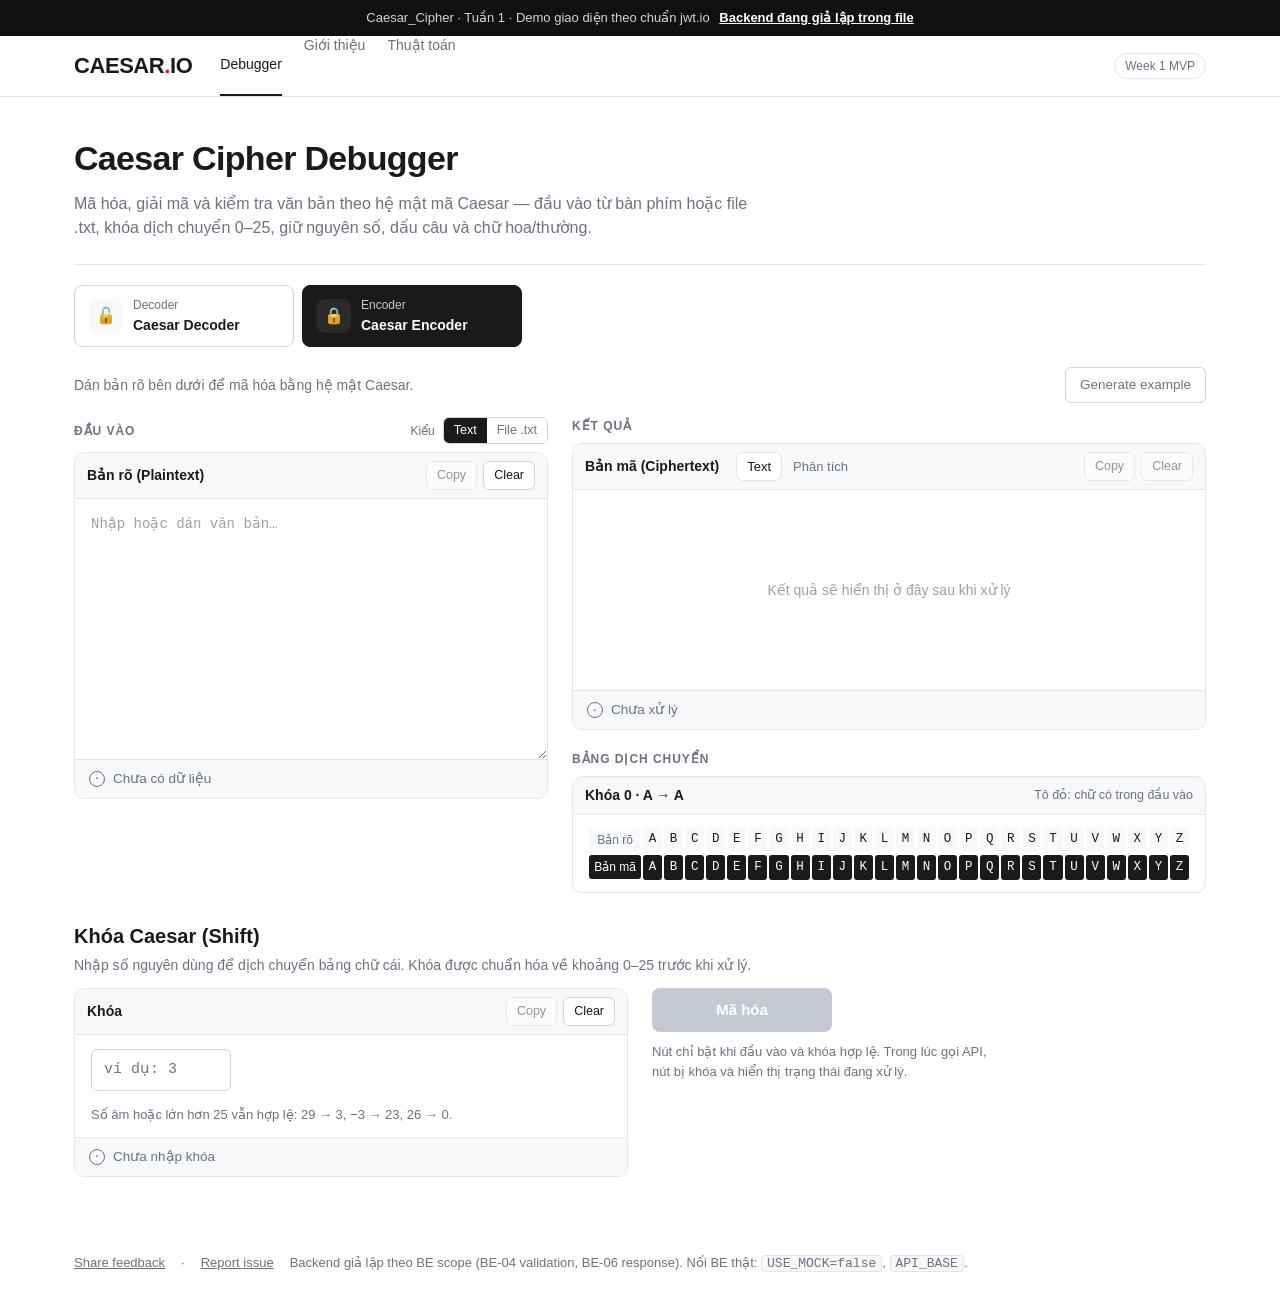
<file: Caesar_Cipher_Tool_Demo.html>
<!DOCTYPE html>
<html lang="vi">
<head>
<meta charset="UTF-8">
<meta name="viewport" content="width=device-width, initial-scale=1">
<title>Caesar Cipher Debugger</title>
<style>
  :root{
    --bg:#fff; --bg-2:#f7f8fa; --ink:#1a1a1a; --ink-2:#6b7280; --line:#e3e5ea; --line-2:#cfd3db;
    --dark:#111; --green:#0e9f6e; --green-2:#e6f7f0; --red:#d92d20; --red-2:#fdecea;
    --c-upper:#fb015b; --c-lower:#d63aff; --c-other:#00b9f1;
    --sans:-apple-system,BlinkMacSystemFont,"Segoe UI",Inter,Roboto,Helvetica,Arial,sans-serif;
    --mono:"SFMono-Regular",Menlo,Consolas,"Liberation Mono",monospace;
  }
  *{box-sizing:border-box}
  html,body{margin:0}
  body{background:var(--bg);color:var(--ink);font-family:var(--sans);font-size:15px;line-height:1.5}
  button,input,textarea{font:inherit;color:inherit}
  :focus-visible{outline:2px solid #2563eb;outline-offset:2px}
  a{color:inherit}
  @media (prefers-reduced-motion:reduce){*{transition:none!important;animation:none!important}}

  /* top banner + nav (jwt.io) */
  .banner{background:var(--dark);color:#d4d4d8;font-size:13px;text-align:center;padding:8px 16px}
  .banner a{color:#fff;font-weight:600;text-decoration:underline;margin-left:6px}
  .nav{border-bottom:1px solid var(--line);background:#fff}
  .nav-in{max-width:1180px;margin:0 auto;padding:0 24px;height:60px;display:flex;align-items:center;gap:28px}
  .logo{font-weight:800;font-size:22px;letter-spacing:-.02em}
  .logo span{color:var(--c-upper)}
  .nav ul{list-style:none;margin:0;padding:0;display:flex;gap:22px;font-size:14px;font-weight:500}
  .nav li.active{color:var(--ink);border-bottom:2px solid var(--ink);padding:19px 0}
  .nav li{color:var(--ink-2)}
  .nav .pill{margin-left:auto;font-size:12px;color:var(--ink-2);border:1px solid var(--line);border-radius:999px;padding:3px 10px}

  .page{max-width:1180px;margin:0 auto;padding:36px 24px 60px}
  h1{font-size:34px;font-weight:700;letter-spacing:-.02em;margin:0 0 8px}
  .sub{color:var(--ink-2);margin:0 0 24px;max-width:78ch;font-size:16px}
  hr.rule{border:0;border-top:1px solid var(--line);margin:0 0 20px}

  /* mode tabs */
  .modes{display:flex;gap:8px;margin-bottom:20px}
  .modes button{flex:0 0 220px;text-align:left;border:1px solid var(--line-2);border-radius:8px;padding:10px 14px;background:#fff;cursor:pointer;display:flex;gap:10px;align-items:center}
  .modes button .ic{width:34px;height:34px;border-radius:8px;background:var(--bg-2);display:flex;align-items:center;justify-content:center;font-size:16px}
  .modes button small{display:block;font-size:12px;color:var(--ink-2)}
  .modes button b{font-weight:600;font-size:14px}
  .modes button[aria-selected=true]{border-color:var(--ink);background:var(--ink);color:#fff}
  .modes button[aria-selected=true] small{color:#c7c7cc}
  .modes button[aria-selected=true] .ic{background:#2a2a2a}
  @media (max-width:640px){.modes button{flex:1}}

  .helper{display:flex;align-items:center;justify-content:space-between;gap:12px;margin-bottom:14px;color:var(--ink-2);font-size:14px}
  .btn-o{border:1px solid var(--line-2);background:#fff;border-radius:6px;padding:7px 14px;font-size:13.5px;font-weight:500;cursor:pointer;white-space:nowrap}
  .btn-o:hover{background:var(--bg-2)}
  .btn-o:disabled{opacity:.45;cursor:not-allowed}

  /* two columns */
  .cols{display:grid;grid-template-columns:1fr 1fr;gap:24px}
  @media (max-width:900px){.cols{grid-template-columns:1fr}}
  .eyebrow{font-size:12px;font-weight:600;letter-spacing:.08em;text-transform:uppercase;color:var(--ink-2);margin:0 0 8px;display:flex;align-items:center;gap:12px}
  .eyebrow .sw{margin-left:auto;text-transform:none;letter-spacing:0;font-weight:400;display:flex;align-items:center;gap:8px}
  .seg{display:inline-flex;border:1px solid var(--line-2);border-radius:6px;overflow:hidden}
  .seg button{border:0;background:#fff;padding:3px 10px;font-size:12.5px;cursor:pointer;color:var(--ink-2)}
  .seg button[aria-pressed=true]{background:var(--ink);color:#fff}

  .panel{border:1px solid var(--line);border-radius:10px;background:#fff;overflow:hidden;margin-bottom:20px}
  .p-head{display:flex;align-items:center;gap:6px;padding:8px 12px;border-bottom:1px solid var(--line);background:var(--bg-2)}
  .p-head h2{font-size:14px;font-weight:600;margin:0}
  .p-head .tabs{display:flex;margin-left:12px;gap:2px}
  .p-head .tabs button{border:0;background:none;padding:4px 10px;border-radius:6px;font-size:13px;color:var(--ink-2);cursor:pointer}
  .p-head .tabs button[aria-selected=true]{background:#fff;color:var(--ink);box-shadow:0 0 0 1px var(--line)}
  .p-head .sp{flex:1}
  .p-head .btn-o{padding:4px 10px;font-size:12.5px}

  /* highlighted textarea */
  .hl{position:relative;min-height:260px}
  .hl pre,.hl textarea{margin:0;padding:14px 16px;font-family:var(--mono);font-size:14px;line-height:1.6;white-space:pre-wrap;word-break:break-word;width:100%;min-height:260px}
  .hl pre{position:absolute;inset:0;overflow:auto;pointer-events:none;color:var(--ink)}
  .hl textarea{position:relative;display:block;background:transparent;color:transparent;caret-color:var(--ink);border:0;resize:vertical;outline:none;height:260px}
  .hl textarea::placeholder{color:#9aa0ab}
  .hl textarea:focus-visible{outline:none}
  .hl:focus-within{box-shadow:inset 0 0 0 2px #2563eb33}
  .u{color:var(--c-upper)} .l{color:var(--c-lower)} .o{color:var(--c-other)}

  /* file mode */
  .drop{min-height:260px;display:flex;flex-direction:column;align-items:center;justify-content:center;gap:8px;color:var(--ink-2);text-align:center;padding:24px;border:2px dashed transparent}
  .drop.over{border-color:var(--c-other);background:#f0fbff}
  .drop strong{color:var(--ink)}
  .file-row{display:flex;align-items:center;gap:12px;padding:10px 14px;border-bottom:1px solid var(--line);background:#fff}
  .file-row .ext{font-family:var(--mono);font-size:11px;background:var(--ink);color:#fff;border-radius:4px;padding:2px 6px}
  .file-row .nm{font-family:var(--mono);font-size:13px;word-break:break-all}
  .file-row .sz{font-size:12px;color:var(--ink-2)}
  .file-row .sp{flex:1}
  .preview{padding:14px 16px;font-family:var(--mono);font-size:13.5px;line-height:1.6;white-space:pre-wrap;word-break:break-word;min-height:200px;max-height:300px;overflow:auto}

  /* status bar */
  .vbar{display:flex;align-items:center;gap:8px;padding:9px 14px;font-size:13.5px;font-weight:500;border-top:1px solid var(--line);background:var(--bg-2);color:var(--ink-2)}
  .vbar.ok{background:var(--green-2);color:#0a6b4b}
  .vbar.err{background:var(--red-2);color:#9a1d15}
  .vbar .dot{width:16px;height:16px;border-radius:50%;border:1.5px solid currentColor;display:inline-flex;align-items:center;justify-content:center;font-size:10px;font-weight:700}
  .vbar.ok .dot{background:var(--green);border-color:var(--green);color:#fff}
  .vbar.err .dot{background:var(--red);border-color:var(--red);color:#fff}

  /* output */
  .out{padding:14px 16px;font-family:var(--mono);font-size:14px;line-height:1.6;white-space:pre-wrap;word-break:break-word;min-height:200px;max-height:420px;overflow:auto}
  .out.empty{color:#9aa0ab;font-family:var(--sans);display:flex;align-items:center;justify-content:center;min-height:200px}
  .kv{padding:6px 16px 10px;font-size:14px}
  .kv div{display:flex;justify-content:space-between;gap:12px;padding:7px 0;border-bottom:1px dashed var(--line)}
  .kv div:last-child{border:0}
  .kv span:first-child{color:var(--ink-2)}
  .kv span:last-child{font-family:var(--mono)}

  /* alphabet map */
  .map{padding:12px 16px;overflow-x:auto}
  .map .row{display:grid;grid-template-columns:52px repeat(26,minmax(19px,1fr));gap:2px;font-family:var(--mono);font-size:12.5px;min-width:600px}
  .map .row + .row{margin-top:3px}
  .map .lbl{font-family:var(--sans);font-size:12px;color:var(--ink-2);align-self:center}
  .map .row span{text-align:center;padding:3px 0;border-radius:3px;background:var(--bg-2)}
  .map .row.to span{background:var(--ink);color:#fff}
  .map .row span.hit{background:#ffe2ec;color:var(--c-upper)}
  .map .row.to span.hit{background:var(--c-upper);color:#fff}

  /* key section */
  .sec-h{font-size:20px;font-weight:700;margin:8px 0 4px}
  .sec-p{color:var(--ink-2);margin:0 0 12px;font-size:14px}
  .keygrid{display:grid;grid-template-columns:1fr 1fr;gap:24px;align-items:start}
  @media (max-width:900px){.keygrid{grid-template-columns:1fr}}
  .keyin{padding:14px 16px;display:flex;align-items:center;gap:12px}
  .keyin input{width:140px;border:1px solid var(--line-2);border-radius:6px;padding:9px 12px;font-family:var(--mono);font-size:15px}
  .keyin .norm{font-family:var(--mono);color:var(--ink-2);font-size:13.5px}
  .keynote{padding:0 16px 12px;font-size:13px;color:var(--ink-2)}
  .action-wrap{display:flex;flex-direction:column;gap:10px;align-items:flex-start}
  .btn-p{border:0;border-radius:8px;padding:11px 26px;background:var(--ink);color:#fff;font-weight:600;font-size:15px;cursor:pointer;min-width:180px;display:inline-flex;justify-content:center;align-items:center;gap:8px}
  .btn-p:hover{background:#000}
  .btn-p:disabled{background:#c4c8cf;cursor:not-allowed}
  .spin{width:14px;height:14px;border:2px solid rgba(255,255,255,.35);border-top-color:#fff;border-radius:50%;animation:sp .8s linear infinite}
  @keyframes sp{to{transform:rotate(360deg)}}
  .tip{font-size:13px;color:var(--ink-2);max-width:48ch}

  /* notification */
  .notice{display:none;align-items:center;gap:10px;margin-top:16px;padding:11px 14px;border-radius:8px;font-size:14px;border:1px solid transparent}
  .notice.show{display:flex}
  .notice.ok{background:var(--green-2);border-color:#b7e4cf;color:#0a6b4b}
  .notice.err{background:var(--red-2);border-color:#f3c1bb;color:#9a1d15}
  .notice.warn{background:#fff7e6;border-color:#f3dfa8;color:#7a4b00}
  .notice b{font-weight:600}
  .notice .x{margin-left:auto;border:0;background:none;cursor:pointer;color:inherit;opacity:.7;font-size:18px;line-height:1}

  footer{max-width:1180px;margin:0 auto;padding:16px 24px 40px;font-size:13px;color:var(--ink-2);display:flex;gap:16px;flex-wrap:wrap}
  footer a{text-decoration:underline}
  footer code{font-family:var(--mono);background:var(--bg-2);border:1px solid var(--line);border-radius:4px;padding:0 5px}
</style>
</head>
<body>

<div class="banner">Caesar_Cipher · Tuần 1 · Demo giao diện theo chuẩn jwt.io <a href="#" onclick="return false">Backend đang giả lập trong file</a></div>

<nav class="nav">
  <div class="nav-in">
    <div class="logo">CAESAR<span>.</span>IO</div>
    <ul>
      <li class="active">Debugger</li>
      <li>Giới thiệu</li>
      <li>Thuật toán</li>
    </ul>
    <span class="pill">Week 1 MVP</span>
  </div>
</nav>

<main class="page">
  <h1>Caesar Cipher Debugger</h1>
  <p class="sub">Mã hóa, giải mã và kiểm tra văn bản theo hệ mật mã Caesar — đầu vào từ bàn phím hoặc file .txt, khóa dịch chuyển 0–25, giữ nguyên số, dấu câu và chữ hoa/thường.</p>
  <hr class="rule">

  <!-- CipherMode -->
  <div class="modes" role="tablist" aria-label="Chế độ">
    <button role="tab" id="tabDecrypt" aria-selected="false" data-mode="decrypt"><span class="ic">🔓</span><span><small>Decoder</small><b>Caesar Decoder</b></span></button>
    <button role="tab" id="tabEncrypt" aria-selected="true" data-mode="encrypt"><span class="ic">🔒</span><span><small>Encoder</small><b>Caesar Encoder</b></span></button>
  </div>

  <div class="helper">
    <span id="helperText">Dán bản rõ bên dưới để mã hóa bằng hệ mật Caesar.</span>
    <button class="btn-o" id="example">Generate example</button>
  </div>

  <div class="cols">
    <!-- LEFT: InputPanel -->
    <div>
      <p class="eyebrow">Đầu vào
        <span class="sw">Kiểu
          <span class="seg" role="group" aria-label="Kiểu đầu vào">
            <button id="typeText" aria-pressed="true">Text</button>
            <button id="typeFile" aria-pressed="false">File .txt</button>
          </span>
        </span>
      </p>
      <div class="panel" id="inputPanel">
        <div class="p-head">
          <h2 id="inputTitle">Bản rõ (Plaintext)</h2>
          <span class="sp"></span>
          <button class="btn-o" id="copyInput">Copy</button>
          <button class="btn-o" id="clearInput">Clear</button>
        </div>

        <!-- TextInput -->
        <div id="textWrap">
          <div class="hl">
            <pre id="hlPre" aria-hidden="true"></pre>
            <textarea id="textInput" placeholder="Nhập hoặc dán văn bản…" spellcheck="false"></textarea>
          </div>
        </div>

        <!-- FileUpload -->
        <div id="fileWrap" style="display:none">
          <div class="drop" id="drop">
            <div><strong>Kéo thả file .txt vào đây</strong></div>
            <div>hoặc</div>
            <button class="btn-o" id="pickFile">Chọn file</button>
            <div style="font-size:12.5px">Chỉ nhận .txt · tối đa 1 MB</div>
            <input type="file" id="fileInput" accept=".txt,text/plain" hidden>
          </div>
          <div id="fileCard" style="display:none">
            <div class="file-row">
              <span class="ext">TXT</span>
              <div><div class="nm" id="fileName"></div><div class="sz" id="fileSize"></div></div>
              <span class="sp"></span>
              <button class="btn-o" id="changeFile">Change</button>
              <button class="btn-o" id="removeFile">Remove</button>
            </div>
            <div class="preview" id="filePreview"></div>
          </div>
        </div>

        <div class="vbar" id="inputBar"><span class="dot">·</span><span id="inputBarText">Chưa có dữ liệu</span></div>
      </div>
    </div>

    <!-- RIGHT: OutputPanel + map -->
    <div>
      <p class="eyebrow">Kết quả</p>
      <div class="panel" id="outputPanel">
        <div class="p-head">
          <h2 id="outputTitle">Bản mã (Ciphertext)</h2>
          <div class="tabs" role="tablist">
            <button role="tab" aria-selected="true" data-view="result">Text</button>
            <button role="tab" aria-selected="false" data-view="stats">Phân tích</button>
          </div>
          <span class="sp"></span>
          <button class="btn-o" id="downloadOutput" disabled style="display:none">Download</button>
          <button class="btn-o" id="copyOutput" disabled>Copy</button>
          <button class="btn-o" id="clearOutput" disabled>Clear</button>
        </div>
        <div class="out empty" id="result" aria-live="polite">Kết quả sẽ hiển thị ở đây sau khi xử lý</div>
        <div class="kv" id="stats" style="display:none"></div>
        <div class="vbar" id="outputBar"><span class="dot">·</span><span id="outputBarText">Chưa xử lý</span></div>
      </div>

      <p class="eyebrow">Bảng dịch chuyển</p>
      <div class="panel">
        <div class="p-head"><h2 id="mapTitle">Khóa 3 · A → D</h2><span class="sp"></span><span style="font-size:12.5px;color:var(--ink-2)">Tô đỏ: chữ có trong đầu vào</span></div>
        <div class="map">
          <div class="row from" id="rowFrom"><span class="lbl" id="lblFrom">Bản rõ</span></div>
          <div class="row to" id="rowTo"><span class="lbl" id="lblTo">Bản mã</span></div>
        </div>
      </div>
    </div>
  </div>

  <!-- Key section (≈ JWT Signature Verification) -->
  <h2 class="sec-h">Khóa Caesar (Shift)</h2>
  <p class="sec-p">Nhập số nguyên dùng để dịch chuyển bảng chữ cái. Khóa được chuẩn hóa về khoảng 0–25 trước khi xử lý.</p>
  <div class="keygrid">
    <div class="panel" style="margin-bottom:0">
      <div class="p-head"><h2>Khóa</h2><span class="sp"></span><button class="btn-o" id="copyKey">Copy</button><button class="btn-o" id="clearKey">Clear</button></div>
      <div class="keyin">
        <input id="key" inputmode="numeric" placeholder="ví dụ: 3" autocomplete="off">
        <span class="norm" id="keyNorm"></span>
      </div>
      <div class="keynote">Số âm hoặc lớn hơn 25 vẫn hợp lệ: 29 → 3, −3 → 23, 26 → 0.</div>
      <div class="vbar" id="keyBar"><span class="dot">·</span><span id="keyBarText">Chưa nhập khóa</span></div>
    </div>
    <div class="action-wrap">
      <button class="btn-p" id="action" disabled>Mã hóa</button>
      <div class="tip">Nút chỉ bật khi đầu vào và khóa hợp lệ. Trong lúc gọi API, nút bị khóa và hiển thị trạng thái đang xử lý.</div>
      <div class="notice" id="notice" role="status" style="margin-top:4px;width:100%"><div id="noticeText"></div><button class="x" id="noticeClose" aria-label="Đóng">×</button></div>
    </div>
  </div>
</main>

<footer>
  <a href="#" onclick="return false">Share feedback</a> · <a href="#" onclick="return false">Report issue</a>
  <span>Backend giả lập theo BE scope (BE-04 validation, BE-06 response). Nối BE thật: <code>USE_MOCK=false</code>, <code>API_BASE</code>.</span>
</footer>

<script>
/* ===== API layer (FE-05) — cùng contract với BE scope ===== */
const USE_MOCK = true;
const API_BASE = "http://localhost:8080";
const MAX_FILE_BYTES = 1024 * 1024;
const A = "ABCDEFGHIJKLMNOPQRSTUVWXYZ";

const CaesarService = {
  normalize(k){ return ((k % 26) + 26) % 26; },
  shift(text, k){
    k = this.normalize(k); let out = "";
    for (const ch of text){
      const c = ch.charCodeAt(0);
      if (c >= 65 && c <= 90)       out += String.fromCharCode((c - 65 + k) % 26 + 65);
      else if (c >= 97 && c <= 122) out += String.fromCharCode((c - 97 + k) % 26 + 97);
      else                          out += ch;
    }
    return out;
  },
  encrypt(t, k){ return this.shift(t, k); },
  decrypt(t, k){ return this.shift(t, -k); },
};
const fail = (message) => ({ success:false, message });
const ok = (result) => ({ success:true, result });
const delay = (ms) => new Promise(r => setTimeout(r, ms));
function validateKey(key){
  if (key === undefined || key === null || key === "") return "Thiếu khóa.";
  if (!/^-?\d+$/.test(String(key).trim())) return "Khóa phải là số nguyên.";
  return null;
}
const mockApi = {
  async text(action, { text, key }){
    await delay(400);
    if (text == null || text.trim() === "") return fail("Văn bản không được để trống.");
    const e = validateKey(key); if (e) return fail(e);
    return ok(CaesarService[action](text, Number(key)));
  },
  async file({ file, key, action }){
    await delay(550);
    if (!file) return fail("Không có file.");
    if (file.size === 0) return fail("File rỗng.");
    if (!/\.txt$/i.test(file.name)) return fail("Chỉ hỗ trợ file .txt.");
    if (file.size > MAX_FILE_BYTES) return fail("File vượt dung lượng cho phép (1 MB).");
    if (action !== "encrypt" && action !== "decrypt") return fail("Action chỉ nhận encrypt hoặc decrypt.");
    const e = validateKey(key); if (e) return fail(e);
    let content; try { content = await file.text(); } catch { return fail("Không đọc được nội dung file."); }
    return ok(CaesarService[action](content, Number(key)));
  },
};
const realApi = {
  async text(action, body){
    const r = await fetch(`${API_BASE}/api/caesar/${action}`, { method:"POST", headers:{ "Content-Type":"application/json" }, body: JSON.stringify(body) });
    return r.json();
  },
  async file({ file, key, action }){
    const fd = new FormData(); fd.append("file", file); fd.append("key", key); fd.append("action", action);
    const r = await fetch(`${API_BASE}/api/caesar/file`, { method:"POST", body: fd });
    return r.json();
  },
};
const api = USE_MOCK ? mockApi : realApi;

/* ===== UI ===== */
const $ = id => document.getElementById(id);
const state = { mode:"encrypt", inputType:"text", file:null, fileText:"", loading:false, result:null, view:"result" };
const esc = s => String(s).replace(/[&<>"]/g, c => ({"&":"&amp;","<":"&lt;",">":"&gt;",'"':"&quot;"}[c]));
const fmtSize = b => b < 1024 ? b + " B" : b < 1048576 ? (b/1024).toFixed(1) + " KB" : (b/1048576).toFixed(2) + " MB";

/* tô màu như token của jwt.io: hoa / thường / còn lại */
function colorize(text){
  if (text.length > 20000) return esc(text);
  let html = "", cls = null, buf = "";
  const flush = () => { if (buf){ html += cls ? `<span class="${cls}">${esc(buf)}</span>` : esc(buf); buf = ""; } };
  for (const ch of text){
    const c = ch.charCodeAt(0);
    const k = (c >= 65 && c <= 90) ? "u" : (c >= 97 && c <= 122) ? "l" : "o";
    if (k !== cls){ flush(); cls = k; }
    buf += ch;
  }
  flush(); return html + "\n";
}
function setBar(bar, text, kind){
  bar.className = "vbar" + (kind ? " " + kind : "");
  bar.querySelector(".dot").textContent = kind === "ok" ? "✓" : kind === "err" ? "!" : "·";
  bar.querySelector("span:last-child").textContent = text;
}
function notify(kind, title, msg){ $("notice").className = "notice show " + kind; $("noticeText").innerHTML = `<b>${esc(title)}</b>${msg ? " — " + esc(msg) : ""}`; }
function hideNotice(){ $("notice").className = "notice"; }

const textInput = $("textInput"), hlPre = $("hlPre"), keyEl = $("key");
const currentText = () => state.inputType === "text" ? textInput.value : state.fileText;
const keyNorm = () => /^-?\d+$/.test(keyEl.value.trim()) ? CaesarService.normalize(Number(keyEl.value.trim())) : null;

/* alphabet map */
const fromCells = [], toCells = [];
for (let i = 0; i < 26; i++){
  const a = document.createElement("span"); a.textContent = A[i]; $("rowFrom").appendChild(a); fromCells.push(a);
  const b = document.createElement("span"); $("rowTo").appendChild(b); toCells.push(b);
}
function renderMap(){
  const k = keyNorm() ?? 0, enc = state.mode === "encrypt", used = {};
  for (const ch of currentText().toUpperCase()){ const i = A.indexOf(ch); if (i >= 0) used[i] = true; }
  for (let i = 0; i < 26; i++){
    toCells[i].textContent = A[enc ? (i + k) % 26 : (i - k + 26) % 26];
    fromCells[i].classList.toggle("hit", !!used[i]); toCells[i].classList.toggle("hit", !!used[i]);
  }
  $("lblFrom").textContent = enc ? "Bản rõ" : "Bản mã"; $("lblTo").textContent = enc ? "Bản mã" : "Bản rõ";
  $("mapTitle").textContent = `Khóa ${k} · A → ${A[enc ? k : (26 - k) % 26]}`;
}

function validateInput(){
  if (state.inputType === "text"){
    const t = textInput.value;
    if (t.trim() === ""){ setBar($("inputBar"), t.length ? "Văn bản chỉ có khoảng trắng" : "Chưa có dữ liệu", t.length ? "err" : ""); return false; }
    setBar($("inputBar"), `Văn bản hợp lệ · ${t.length} ký tự · ${t.split(/\r?\n/).length} dòng`, "ok"); return true;
  }
  const f = state.file;
  if (!f){ setBar($("inputBar"), "Chưa chọn file", ""); return false; }
  if (!/\.txt$/i.test(f.name)){ setBar($("inputBar"), "Chỉ hỗ trợ file .txt", "err"); return false; }
  if (f.size === 0){ setBar($("inputBar"), "File rỗng", "err"); return false; }
  if (f.size > MAX_FILE_BYTES){ setBar($("inputBar"), "File vượt 1 MB", "err"); return false; }
  setBar($("inputBar"), `File .txt hợp lệ · ${fmtSize(f.size)}`, "ok"); return true;
}
function validateKeyUI(){
  const v = keyEl.value.trim();
  if (v === ""){ setBar($("keyBar"), "Chưa nhập khóa", ""); $("keyNorm").textContent = ""; return false; }
  if (!/^-?\d+$/.test(v)){ setBar($("keyBar"), "Khóa phải là số nguyên", "err"); $("keyNorm").textContent = ""; return false; }
  const n = CaesarService.normalize(Number(v));
  $("keyNorm").textContent = Number(v) === n ? "" : `chuẩn hóa → ${n}`;
  setBar($("keyBar"), "Khóa hợp lệ", "ok"); return true;
}
function refresh(){
  const enc = state.mode === "encrypt";
  hlPre.innerHTML = colorize(textInput.value);
  const inOk = validateInput(), keyOk = validateKeyUI();
  const btn = $("action");
  btn.disabled = state.loading || !(inOk && keyOk);
  btn.innerHTML = state.loading ? '<span class="spin"></span>Đang xử lý…' : (enc ? "Mã hóa" : "Giải mã");
  $("inputTitle").textContent = enc ? "Bản rõ (Plaintext)" : "Bản mã (Ciphertext)";
  $("outputTitle").textContent = enc ? "Bản mã (Ciphertext)" : "Bản rõ (Plaintext)";
  $("helperText").textContent = enc ? "Dán bản rõ bên dưới để mã hóa bằng hệ mật Caesar." : "Dán bản mã bên dưới để giải mã bằng hệ mật Caesar.";
  const has = state.result !== null;
  $("copyOutput").disabled = $("clearOutput").disabled = !has;
  $("downloadOutput").style.display = has && state.inputType === "file" ? "" : "none";
  $("downloadOutput").disabled = !has;
  $("copyInput").disabled = currentText() === "";
  $("copyKey").disabled = keyEl.value === "";
  textInput.disabled = state.loading;
  $("result").style.display = state.view === "result" ? "" : "none";
  $("stats").style.display = state.view === "stats" ? "" : "none";
  renderMap();
}

/* mode */
[$("tabDecrypt"), $("tabEncrypt")].forEach(t => t.addEventListener("click", () => {
  state.mode = t.dataset.mode;
  $("tabDecrypt").setAttribute("aria-selected", state.mode === "decrypt");
  $("tabEncrypt").setAttribute("aria-selected", state.mode === "encrypt");
  hideNotice(); refresh();
}));
/* input type */
function setInputType(type){
  state.inputType = type;
  $("typeText").setAttribute("aria-pressed", type === "text");
  $("typeFile").setAttribute("aria-pressed", type === "file");
  $("textWrap").style.display = type === "text" ? "" : "none";
  $("fileWrap").style.display = type === "file" ? "" : "none";
  hideNotice(); refresh();
}
$("typeText").addEventListener("click", () => setInputType("text"));
$("typeFile").addEventListener("click", () => setInputType("file"));
/* text */
textInput.addEventListener("input", () => { hideNotice(); refresh(); });
textInput.addEventListener("scroll", () => { hlPre.scrollTop = textInput.scrollTop; });
new ResizeObserver(() => { hlPre.style.height = textInput.offsetHeight + "px"; }).observe(textInput);
$("clearInput").addEventListener("click", () => { if (state.inputType === "text") textInput.value = ""; else removeFile(); hideNotice(); refresh(); textInput.focus(); });
$("copyInput").addEventListener("click", () => copy(currentText(), "Đã copy đầu vào"));
/* file */
async function setFile(f){
  state.file = f; state.fileText = "";
  $("fileName").textContent = f.name; $("fileSize").textContent = fmtSize(f.size);
  $("drop").style.display = "none"; $("fileCard").style.display = "";
  const valid = /\.txt$/i.test(f.name) && f.size > 0 && f.size <= MAX_FILE_BYTES;
  if (valid){ try { state.fileText = await f.text(); } catch {} }
  $("filePreview").innerHTML = valid ? colorize(state.fileText.slice(0, 5000) + (state.fileText.length > 5000 ? "\n…" : "")) : "";
  hideNotice(); refresh();
}
function removeFile(){ state.file = null; state.fileText = ""; $("fileInput").value = ""; $("drop").style.display = ""; $("fileCard").style.display = "none"; $("filePreview").innerHTML = ""; }
$("pickFile").addEventListener("click", () => $("fileInput").click());
$("changeFile").addEventListener("click", () => $("fileInput").click());
$("removeFile").addEventListener("click", () => { removeFile(); hideNotice(); refresh(); });
$("fileInput").addEventListener("change", () => { const f = $("fileInput").files[0]; if (f) setFile(f); });
["dragenter","dragover"].forEach(ev => $("drop").addEventListener(ev, e => { e.preventDefault(); $("drop").classList.add("over"); }));
["dragleave","drop"].forEach(ev => $("drop").addEventListener(ev, e => { e.preventDefault(); $("drop").classList.remove("over"); }));
$("drop").addEventListener("drop", e => { const f = e.dataTransfer.files[0]; if (f) setFile(f); });
/* key */
keyEl.addEventListener("input", () => { hideNotice(); refresh(); });
$("clearKey").addEventListener("click", () => { keyEl.value = ""; refresh(); keyEl.focus(); });
$("copyKey").addEventListener("click", () => copy(keyEl.value, "Đã copy khóa"));
$("example").addEventListener("click", () => { setInputType("text"); textInput.value = "Hello World"; keyEl.value = "3"; refresh(); $("action").focus(); });
/* output */
document.querySelectorAll('#outputPanel .tabs button').forEach(b => b.addEventListener("click", () => {
  state.view = b.dataset.view;
  document.querySelectorAll('#outputPanel .tabs button').forEach(x => x.setAttribute("aria-selected", x === b));
  refresh();
}));
function showResult(text, src){
  state.result = text;
  $("result").innerHTML = colorize(text); $("result").classList.remove("empty");
  let up = 0, lo = 0, ot = 0; for (const ch of src){ const c = ch.charCodeAt(0); if (c >= 65 && c <= 90) up++; else if (c >= 97 && c <= 122) lo++; else ot++; }
  const k = keyNorm();
  $("stats").innerHTML = [
    ["Chế độ", state.mode === "encrypt" ? "encrypt" : "decrypt"],
    ["Nguồn", state.inputType === "text" ? "text" : `file · ${state.file.name}`],
    ["Khóa nhập / chuẩn hóa", `${keyEl.value.trim()} / ${k}`],
    ["Tổng ký tự", src.length],
    ["Chữ hoa dịch chuyển", up], ["Chữ thường dịch chuyển", lo], ["Ký tự giữ nguyên", ot],
  ].map(([a, b]) => `<div><span>${esc(a)}</span><span>${esc(b)}</span></div>`).join("");
}
$("clearOutput").addEventListener("click", () => { state.result = null; $("result").textContent = "Kết quả sẽ hiển thị ở đây sau khi xử lý"; $("result").classList.add("empty"); $("stats").innerHTML = ""; setBar($("outputBar"), "Chưa xử lý", ""); hideNotice(); refresh(); });
$("copyOutput").addEventListener("click", () => copy(state.result, "Đã copy kết quả"));
$("downloadOutput").addEventListener("click", () => {
  const base = state.file ? state.file.name.replace(/\.txt$/i, "") : "result";
  const url = URL.createObjectURL(new Blob([state.result], { type:"text/plain;charset=utf-8" }));
  Object.assign(document.createElement("a"), { href:url, download:`${base}_${state.mode === "encrypt" ? "encrypted" : "decrypted"}.txt` }).click();
  setTimeout(() => URL.revokeObjectURL(url), 1000);
});
async function copy(text, msg){ try { await navigator.clipboard.writeText(text); notify("ok", msg); } catch { notify("warn", "Không copy được", "Trình duyệt chặn clipboard, hãy copy thủ công."); } }
$("noticeClose").addEventListener("click", hideNotice);
/* action */
$("action").addEventListener("click", async () => {
  if ($("action").disabled) return;
  state.loading = true; hideNotice(); refresh(); setBar($("outputBar"), "Đang gửi yêu cầu…", "");
  const key = keyEl.value.trim(), src = currentText();
  let res = null;
  try { res = state.inputType === "text" ? await api.text(state.mode, { text: textInput.value, key: Number(key) }) : await api.file({ file: state.file, key, action: state.mode }); } catch {}
  state.loading = false;
  const label = state.mode === "encrypt" ? "Mã hóa" : "Giải mã";
  if (!res){ setBar($("outputBar"), "Không kết nối được máy chủ", "err"); notify("err", "Network error", "Không kết nối được tới máy chủ."); }
  else if (res.success){ showResult(res.result, src); setBar($("outputBar"), `${label} thành công · ${res.result.length} ký tự`, "ok"); notify("ok", `${label} thành công`, state.inputType === "file" ? "Tải kết quả về bằng nút Download." : ""); }
  else { setBar($("outputBar"), `${label} thất bại`, "err"); notify("err", `${label} thất bại`, res.message || "Server error"); }
  refresh();
});
refresh();
</script>
</body>
</html>
</file>
